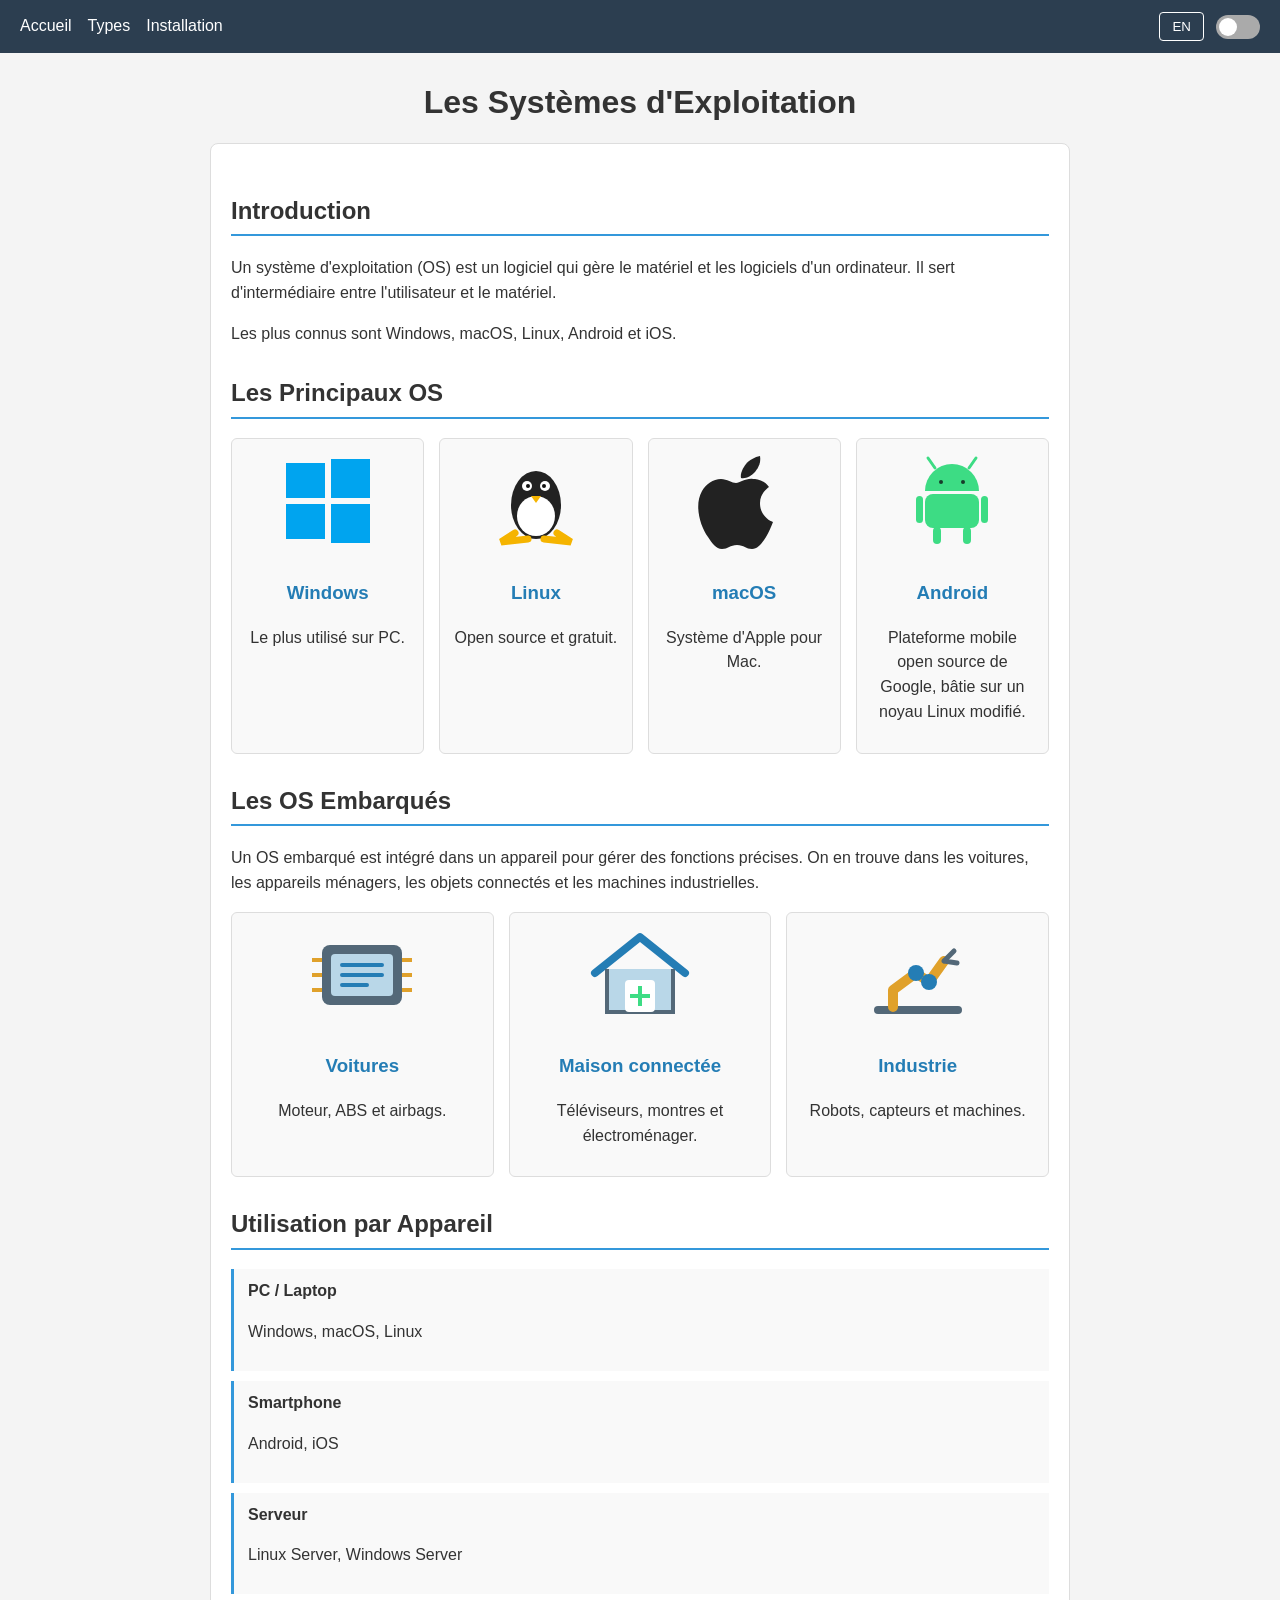
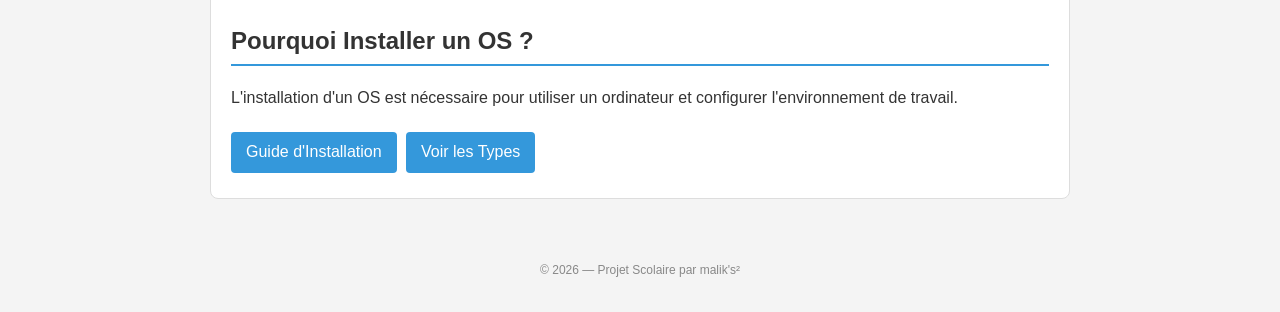
<file: index.html>
<!DOCTYPE html>
<html lang="fr">
<head>
  <meta charset="UTF-8">
  <meta name="viewport" content="width=device-width, initial-scale=1">

  <title>Systèmes d'exploitation</title>

  <link rel="stylesheet" href="style.css">
  <script src="jscript.js" defer></script>
</head>

<body>

<header>
  <nav aria-label="Navigation principale">
    <a href="index.html" data-fr="Accueil" data-en="Home">Accueil</a>
    <a href="types.html" data-fr="Types" data-en="Types">Types</a>
    <a href="installation.html" data-fr="Installation" data-en="Installation">Installation</a>
  </nav>

  <div class="controls">
    <button type="button" onclick="toggleLang()" id="langBtn">EN</button>

    <label class="switch" aria-label="Activer le mode sombre">
      <input type="checkbox" onchange="toggleDark()">
      <span class="slider"></span>
    </label>
  </div>
</header>

<main>
  <h1 data-fr="Les Systèmes d'Exploitation"
      data-en="Operating Systems">
    Les Systèmes d'Exploitation
  </h1>

  <section>

    <h2 data-fr="Introduction" data-en="Introduction">Introduction</h2>

    <p data-fr="Un système d'exploitation (OS) est un logiciel qui gère le matériel et les logiciels d'un ordinateur. Il sert d'intermédiaire entre l'utilisateur et le matériel."
       data-en="An operating system (OS) is software that manages a computer's hardware and software. It acts as an intermediary between the user and the hardware.">
      Un système d'exploitation (OS) est un logiciel qui gère le matériel et les logiciels d'un ordinateur. Il sert d'intermédiaire entre l'utilisateur et le matériel.
    </p>

    <p data-fr="Les plus connus sont Windows, macOS, Linux, Android et iOS."
       data-en="The best-known operating systems include Windows, macOS, Linux, Android, and iOS.">
      Les plus connus sont Windows, macOS, Linux, Android et iOS.
    </p>

    <h2 data-fr="Les Principaux OS" data-en="Main Operating Systems">
      Les Principaux OS
    </h2>

    <div class="os-grid">

      <article class="os-card">
        <img src="windows.svg" alt="Logo Windows">
        <h3>Windows</h3>
        <p data-fr="Le plus utilisé sur PC."
           data-en="Widely used on PCs.">
          Le plus utilisé sur PC.
        </p>
      </article>

      <article class="os-card">
        <img src="linux.svg" alt="Mascotte Linux Tux">
        <h3>Linux</h3>
        <p data-fr="Open source et gratuit."
           data-en="Open source and free.">
          Open source et gratuit.
        </p>
      </article>

      <article class="os-card">
        <img src="macos.svg" alt="Logo Apple">
        <h3>macOS</h3>
        <p data-fr="Système d'Apple pour Mac."
           data-en="Apple's operating system for Mac.">
          Système d'Apple pour Mac.
        </p>
      </article>

      <article class="os-card">
        <img src="android.svg" alt="Logo Android">
        <h3>Android</h3>
        <p data-fr="Plateforme mobile open source de Google, bâtie sur un noyau Linux modifié."
           data-en="Google's open-source mobile platform built on a modified Linux kernel.">
          Plateforme mobile open source de Google, bâtie sur un noyau Linux modifié.
        </p>
      </article>

    </div>

    <h2 data-fr="Les OS Embarqués"
        data-en="Embedded Operating Systems">
      Les OS Embarqués
    </h2>

    <p data-fr="Un OS embarqué est intégré dans un appareil pour gérer des fonctions précises. On en trouve dans les voitures, les appareils ménagers, les objets connectés et les machines industrielles."
       data-en="An embedded OS is built into a device to manage specific functions. It can be found in cars, home appliances, connected devices, and industrial machines.">
      Un OS embarqué est intégré dans un appareil pour gérer des fonctions précises. On en trouve dans les voitures, les appareils ménagers, les objets connectés et les machines industrielles.
    </p>

    <div class="os-grid">

      <article class="os-card">
        <img src="car-ecu.svg" alt="Système électronique d'une voiture">
        <h3 data-fr="Voitures" data-en="Cars">Voitures</h3>
        <p data-fr="Moteur, ABS et airbags."
           data-en="Engine, ABS, and airbags.">
          Moteur, ABS et airbags.
        </p>
      </article>

      <article class="os-card">
        <img src="smart-home.svg" alt="Appareil connecté">
        <h3 data-fr="Maison connectée" data-en="Smart home">
          Maison connectée
        </h3>
        <p data-fr="Téléviseurs, montres et électroménager."
           data-en="TVs, watches, and appliances.">
          Téléviseurs, montres et électroménager.
        </p>
      </article>

      <article class="os-card">
        <img src="robot.svg" alt="Bras robotisé industriel">
        <h3 data-fr="Industrie" data-en="Industry">Industrie</h3>
        <p data-fr="Robots, capteurs et machines."
           data-en="Robots, sensors, and machines.">
          Robots, capteurs et machines.
        </p>
      </article>

    </div>

    <h2 data-fr="Utilisation par Appareil"
        data-en="Usage by Device">
      Utilisation par Appareil
    </h2>

    <div class="device-box">
      <strong data-fr="PC / Laptop" data-en="PC / Laptop">PC / Laptop</strong>
      <p>Windows, macOS, Linux</p>
    </div>

    <div class="device-box">
      <strong data-fr="Smartphone" data-en="Smartphone">Smartphone</strong>
      <p>Android, iOS</p>
    </div>

    <div class="device-box">
      <strong data-fr="Serveur" data-en="Server">Serveur</strong>
      <p>Linux Server, Windows Server</p>
    </div>

    <h2 data-fr="Pourquoi Installer un OS ?"
        data-en="Why Install an OS?">
      Pourquoi Installer un OS ?
    </h2>

    <p data-fr="L'installation d'un OS est nécessaire pour utiliser un ordinateur et configurer l'environnement de travail."
       data-en="An operating system is needed to use a computer and configure its working environment.">
      L'installation d'un OS est nécessaire pour utiliser un ordinateur et configurer l'environnement de travail.
    </p>

    <a href="installation.html" class="btn"
       data-fr="Guide d'Installation"
       data-en="Installation Guide">
      Guide d'Installation
    </a>

    <a href="types.html" class="btn"
       data-fr="Voir les Types"
       data-en="See Types">
      Voir les Types
    </a>

  </section>
</main>

<footer>
  <p data-fr="© 2026 — Projet Scolaire par malik's²"
     data-en="© 2026 — School Project by malik's²">
    © 2026 — Projet Scolaire par malik's²
  </p>
</footer>

</body>
</html>
</file>
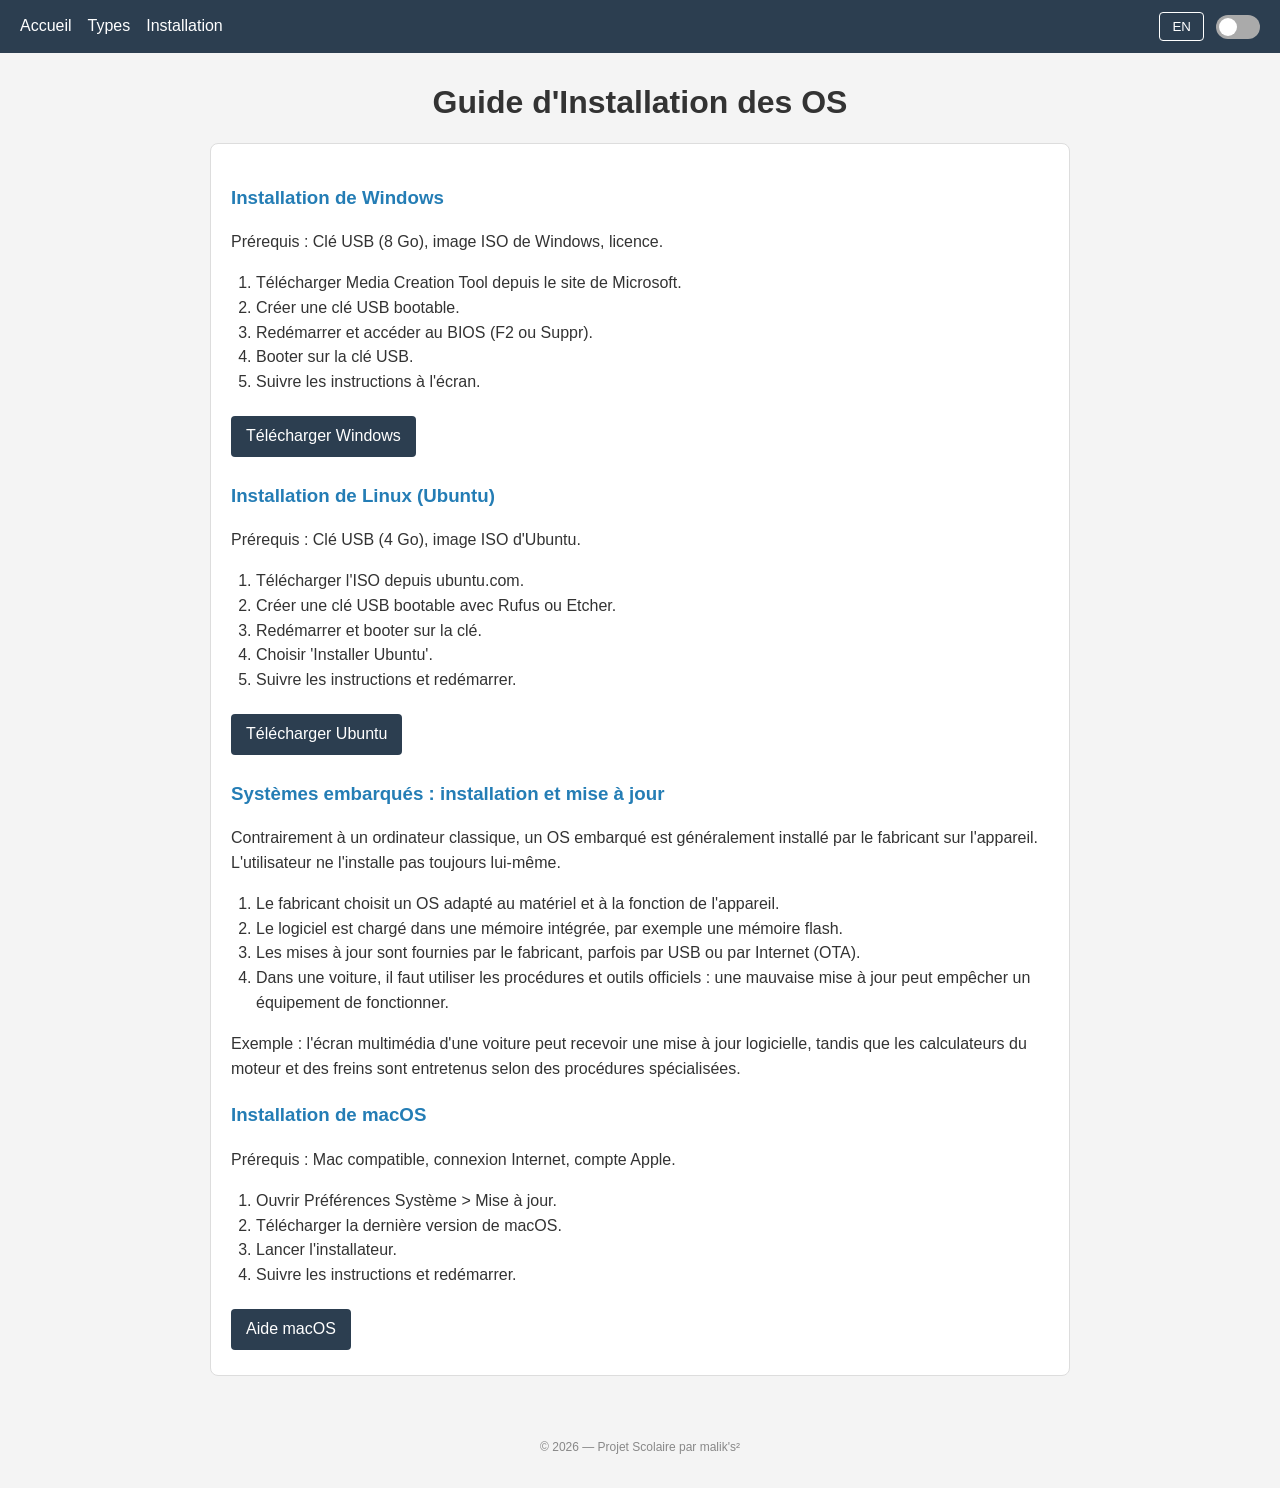
<file: installation.html>
<!DOCTYPE html>
<html lang="fr">
<head>
  <meta charset="UTF-8">
  <meta name="viewport" content="width=device-width, initial-scale=1">
  <title>Installation des OS</title>
  <link rel="stylesheet" href="style.css">
  <script src="jscript.js" defer></script>
</head>
<body>
<header>
  <nav aria-label="Navigation principale">
    <a href="index.html" data-fr="Accueil" data-en="Home">Accueil</a>
    <a href="types.html" data-fr="Types" data-en="Types">Types</a>
    <a href="installation.html" data-fr="Installation" data-en="Installation">Installation</a>
  </nav>
  <div class="controls">
    <button type="button" onclick="toggleLang()" id="langBtn">EN</button>
    <label class="switch" aria-label="Activer le mode sombre"><input type="checkbox" onchange="toggleDark()"><span class="slider"></span></label>
  </div>
</header>
<main>
  <h1 data-fr="Guide d'Installation des OS" data-en="OS Installation Guide">Guide d'Installation des OS</h1>
  <section>
    <h3 data-fr="Installation de Windows" data-en="Installing Windows">Installation de Windows</h3>
    <p data-fr="Prérequis : Clé USB (8 Go), image ISO de Windows, licence." data-en="Prerequisites: USB drive (8 GB), Windows ISO image, and a license.">Prérequis : Clé USB (8 Go), image ISO de Windows, licence.</p>
    <ol>
      <li data-fr="Télécharger Media Creation Tool depuis le site de Microsoft." data-en="Download the Media Creation Tool from Microsoft's website.">Télécharger Media Creation Tool depuis le site de Microsoft.</li>
      <li data-fr="Créer une clé USB bootable." data-en="Create a bootable USB drive.">Créer une clé USB bootable.</li>
      <li data-fr="Redémarrer et accéder au BIOS (F2 ou Suppr)." data-en="Restart and enter the BIOS (F2 or Delete).">Redémarrer et accéder au BIOS (F2 ou Suppr).</li>
      <li data-fr="Booter sur la clé USB." data-en="Boot from the USB drive.">Booter sur la clé USB.</li>
      <li data-fr="Suivre les instructions à l'écran." data-en="Follow the on-screen instructions.">Suivre les instructions à l'écran.</li>
    </ol>
    <a href="https://www.microsoft.com/software-download/windows11" class="btn external" target="_blank" rel="noopener noreferrer" data-fr="Télécharger Windows" data-en="Download Windows">Télécharger Windows</a>
    <h3 data-fr="Installation de Linux (Ubuntu)" data-en="Installing Linux (Ubuntu)">Installation de Linux (Ubuntu)</h3>
    <p data-fr="Prérequis : Clé USB (4 Go), image ISO d'Ubuntu." data-en="Prerequisites: USB drive (4 GB) and Ubuntu ISO image.">Prérequis : Clé USB (4 Go), image ISO d'Ubuntu.</p>
    <ol>
      <li data-fr="Télécharger l'ISO depuis ubuntu.com." data-en="Download the ISO from ubuntu.com.">Télécharger l'ISO depuis ubuntu.com.</li>
      <li data-fr="Créer une clé USB bootable avec Rufus ou Etcher." data-en="Create a bootable USB drive with Rufus or Etcher.">Créer une clé USB bootable avec Rufus ou Etcher.</li>
      <li data-fr="Redémarrer et booter sur la clé." data-en="Restart and boot from the USB drive.">Redémarrer et booter sur la clé.</li>
      <li data-fr="Choisir 'Installer Ubuntu'." data-en="Choose 'Install Ubuntu'.">Choisir 'Installer Ubuntu'.</li>
      <li data-fr="Suivre les instructions et redémarrer." data-en="Follow the instructions and restart.">Suivre les instructions et redémarrer.</li>
    </ol>
    <a href="https://ubuntu.com/download/desktop" class="btn external" target="_blank" rel="noopener noreferrer" data-fr="Télécharger Ubuntu" data-en="Download Ubuntu">Télécharger Ubuntu</a>
    <h3 data-fr="Systèmes embarqués : installation et mise à jour" data-en="Embedded systems: installation and updates">Systèmes embarqués : installation et mise à jour</h3>
    <p data-fr="Contrairement à un ordinateur classique, un OS embarqué est généralement installé par le fabricant sur l'appareil. L'utilisateur ne l'installe pas toujours lui-même."
       data-en="Unlike a regular computer, an embedded OS is usually installed on the device by its manufacturer. The user does not always install it personally.">Contrairement à un ordinateur classique, un OS embarqué est généralement installé par le fabricant sur l'appareil. L'utilisateur ne l'installe pas toujours lui-même.</p>
    <ol>
      <li data-fr="Le fabricant choisit un OS adapté au matériel et à la fonction de l'appareil." data-en="The manufacturer chooses an OS suited to the device's hardware and purpose.">Le fabricant choisit un OS adapté au matériel et à la fonction de l'appareil.</li>
      <li data-fr="Le logiciel est chargé dans une mémoire intégrée, par exemple une mémoire flash." data-en="The software is loaded into built-in memory, such as flash memory.">Le logiciel est chargé dans une mémoire intégrée, par exemple une mémoire flash.</li>
      <li data-fr="Les mises à jour sont fournies par le fabricant, parfois par USB ou par Internet (OTA)." data-en="Updates are provided by the manufacturer, sometimes by USB or over the internet (OTA).">Les mises à jour sont fournies par le fabricant, parfois par USB ou par Internet (OTA).</li>
      <li data-fr="Dans une voiture, il faut utiliser les procédures et outils officiels : une mauvaise mise à jour peut empêcher un équipement de fonctionner." data-en="In a car, official procedures and tools must be used: an incorrect update can stop equipment from working.">Dans une voiture, il faut utiliser les procédures et outils officiels : une mauvaise mise à jour peut empêcher un équipement de fonctionner.</li>
    </ol>
    <p data-fr="Exemple : l'écran multimédia d'une voiture peut recevoir une mise à jour logicielle, tandis que les calculateurs du moteur et des freins sont entretenus selon des procédures spécialisées."
       data-en="Example: a car's infotainment screen may receive a software update, while engine and brake control units are serviced using specialized procedures.">Exemple : l'écran multimédia d'une voiture peut recevoir une mise à jour logicielle, tandis que les calculateurs du moteur et des freins sont entretenus selon des procédures spécialisées.</p>
    <h3 data-fr="Installation de macOS" data-en="Installing macOS">Installation de macOS</h3>
    <p data-fr="Prérequis : Mac compatible, connexion Internet, compte Apple." data-en="Prerequisites: Compatible Mac, Internet connection, and Apple account.">Prérequis : Mac compatible, connexion Internet, compte Apple.</p>
    <ol>
      <li data-fr="Ouvrir Préférences Système > Mise à jour." data-en="Open System Settings > Software Update.">Ouvrir Préférences Système > Mise à jour.</li>
      <li data-fr="Télécharger la dernière version de macOS." data-en="Download the latest version of macOS.">Télécharger la dernière version de macOS.</li>
      <li data-fr="Lancer l'installateur." data-en="Run the installer.">Lancer l'installateur.</li>
      <li data-fr="Suivre les instructions et redémarrer." data-en="Follow the instructions and restart.">Suivre les instructions et redémarrer.</li>
    </ol>
    <a href="https://support.apple.com/macos" class="btn external" target="_blank" rel="noopener noreferrer" data-fr="Aide macOS" data-en="macOS Support">Aide macOS</a>
  </section>
</main>
<footer><p data-fr="© 2026 — Projet Scolaire par malik's²" data-en="© 2026 — School Project BY MALIK'S²">© 2026 — Projet Scolaire par malik's² </p></footer>
</body>
</html>
</file>
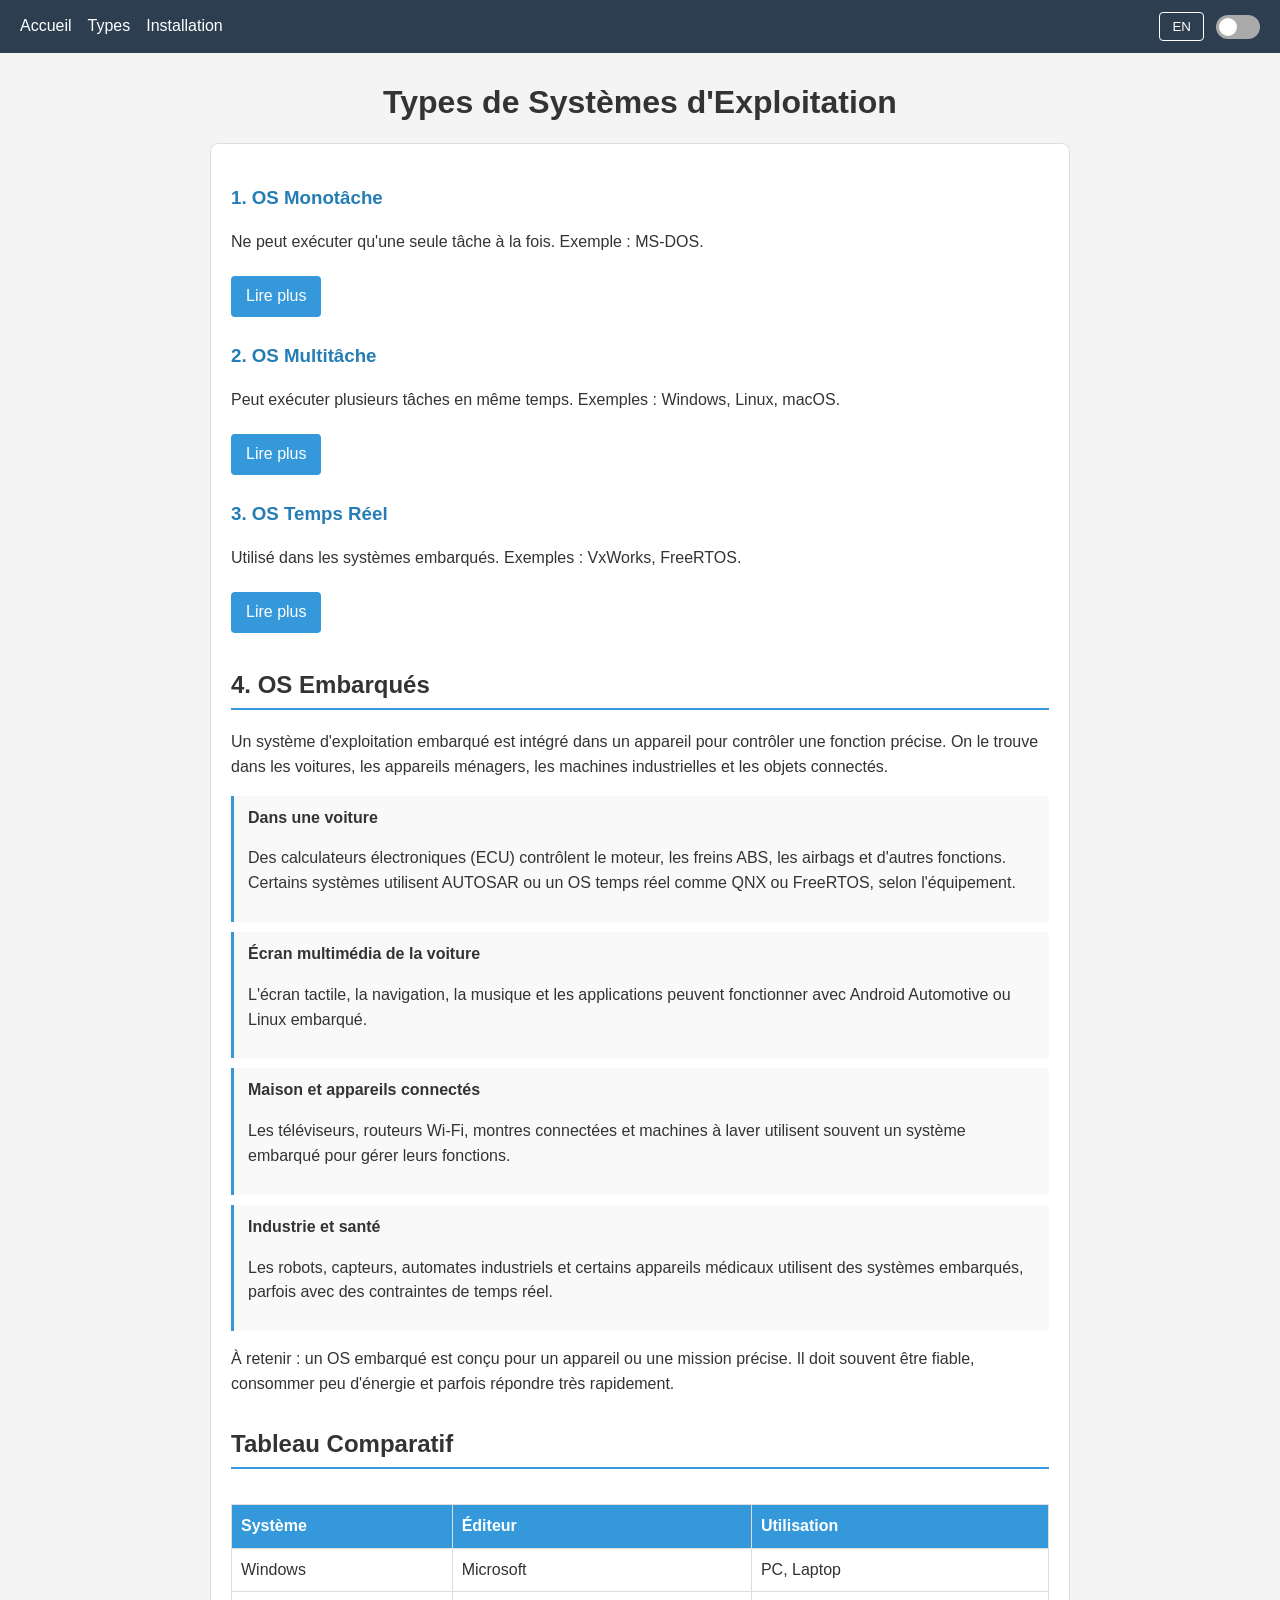
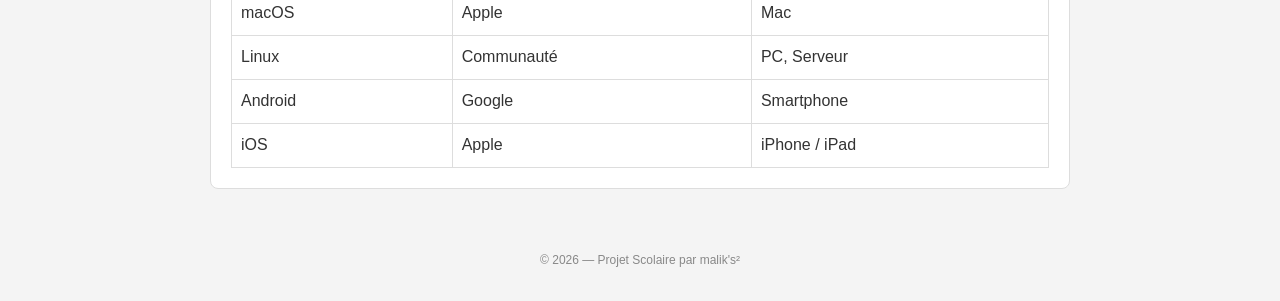
<file: types.html>
<!DOCTYPE html>
<html lang="fr">
<head>
  <meta charset="UTF-8">
  <meta name="viewport" content="width=device-width, initial-scale=1">
  <title>Types d'OS</title>
  <link rel="stylesheet" href="style.css">
  <script src="jscript.js" defer></script>
</head>
<body>
<header>
  <nav aria-label="Navigation principale">
    <a href="index.html" data-fr="Accueil" data-en="Home">Accueil</a>
    <a href="types.html" data-fr="Types" data-en="Types">Types</a>
    <a href="installation.html" data-fr="Installation" data-en="Installation">Installation</a>
  </nav>
  <div class="controls">
    <button type="button" onclick="toggleLang()" id="langBtn">EN</button>
    <label class="switch" aria-label="Activer le mode sombre"><input type="checkbox" onchange="toggleDark()"><span class="slider"></span></label>
  </div>
</header>
<main>
  <h1 data-fr="Types de Systèmes d'Exploitation" data-en="Types of Operating Systems">Types de Systèmes d'Exploitation</h1>
  <section>
    <h3 data-fr="1. OS Monotâche" data-en="1. Single-task OS">1. OS Monotâche</h3>
    <p data-fr="Ne peut exécuter qu'une seule tâche à la fois. Exemple : MS-DOS." data-en="Can only run one task at a time. Example: MS-DOS.">Ne peut exécuter qu'une seule tâche à la fois. Exemple : MS-DOS.</p>
    <button class="btn" type="button" onclick="toggleExtra('e1')" data-fr="Lire plus" data-en="Read more">Lire plus</button>
    <div class="extra" id="e1"><p data-fr="Les OS monotâches étaient courants dans les années 80. MS-DOS est l'exemple le plus connu." data-en="Single-task operating systems were common in the 1980s. MS-DOS is a well-known example.">Les OS monotâches étaient courants dans les années 80. MS-DOS est l'exemple le plus connu.</p></div>
    <h3 data-fr="2. OS Multitâche" data-en="2. Multi-task OS">2. OS Multitâche</h3>
    <p data-fr="Peut exécuter plusieurs tâches en même temps. Exemples : Windows, Linux, macOS." data-en="Can run multiple tasks at the same time. Examples: Windows, Linux, macOS.">Peut exécuter plusieurs tâches en même temps. Exemples : Windows, Linux, macOS.</p>
    <button class="btn" type="button" onclick="toggleExtra('e2')" data-fr="Lire plus" data-en="Read more">Lire plus</button>
    <div class="extra" id="e2"><p data-fr="Les OS modernes utilisent la gestion du temps processeur pour exécuter plusieurs applications." data-en="Modern operating systems manage CPU time to run multiple applications.">Les OS modernes utilisent la gestion du temps processeur pour exécuter plusieurs applications.</p></div>
    <h3 data-fr="3. OS Temps Réel" data-en="3. Real-time OS">3. OS Temps Réel</h3>
    <p data-fr="Utilisé dans les systèmes embarqués. Exemples : VxWorks, FreeRTOS." data-en="Used in embedded systems. Examples: VxWorks, FreeRTOS.">Utilisé dans les systèmes embarqués. Exemples : VxWorks, FreeRTOS.</p>
    <button class="btn" type="button" onclick="toggleExtra('e3')" data-fr="Lire plus" data-en="Read more">Lire plus</button>
    <div class="extra" id="e3"><p data-fr="Garantissent un temps de réponse précis. Utilisés dans l'aérospatiale et l'automobile." data-en="They provide predictable response times and are used in aerospace and automotive systems.">Garantissent un temps de réponse précis. Utilisés dans l'aérospatiale et l'automobile.</p></div>
    <h2 data-fr="4. OS Embarqués" data-en="4. Embedded Operating Systems">4. OS Embarqués</h2>
    <p data-fr="Un système d'exploitation embarqué est intégré dans un appareil pour contrôler une fonction précise. On le trouve dans les voitures, les appareils ménagers, les machines industrielles et les objets connectés."
       data-en="An embedded operating system is built into a device to control specific functions. It can be found in cars, home appliances, industrial machines, and connected devices.">Un système d'exploitation embarqué est intégré dans un appareil pour contrôler une fonction précise. On le trouve dans les voitures, les appareils ménagers, les machines industrielles et les objets connectés.</p>
    <div class="device-box">
      <strong data-fr="Dans une voiture" data-en="In a car">Dans une voiture</strong>
      <p data-fr="Des calculateurs électroniques (ECU) contrôlent le moteur, les freins ABS, les airbags et d'autres fonctions. Certains systèmes utilisent AUTOSAR ou un OS temps réel comme QNX ou FreeRTOS, selon l'équipement."
         data-en="Electronic control units (ECUs) manage the engine, ABS brakes, airbags, and other functions. Depending on the component, they may use AUTOSAR or a real-time OS such as QNX or FreeRTOS.">Des calculateurs électroniques (ECU) contrôlent le moteur, les freins ABS, les airbags et d'autres fonctions. Certains systèmes utilisent AUTOSAR ou un OS temps réel comme QNX ou FreeRTOS, selon l'équipement.</p>
    </div>
    <div class="device-box">
      <strong data-fr="Écran multimédia de la voiture" data-en="Car infotainment screen">Écran multimédia de la voiture</strong>
      <p data-fr="L'écran tactile, la navigation, la musique et les applications peuvent fonctionner avec Android Automotive ou Linux embarqué."
         data-en="The touchscreen, navigation, music, and apps may run on Android Automotive or embedded Linux.">L'écran tactile, la navigation, la musique et les applications peuvent fonctionner avec Android Automotive ou Linux embarqué.</p>
    </div>
    <div class="device-box">
      <strong data-fr="Maison et appareils connectés" data-en="Smart home and connected devices">Maison et appareils connectés</strong>
      <p data-fr="Les téléviseurs, routeurs Wi-Fi, montres connectées et machines à laver utilisent souvent un système embarqué pour gérer leurs fonctions."
         data-en="TVs, Wi-Fi routers, smartwatches, and washing machines often use embedded software or an embedded OS to manage their functions.">Les téléviseurs, routeurs Wi-Fi, montres connectées et machines à laver utilisent souvent un système embarqué pour gérer leurs fonctions.</p>
    </div>
    <div class="device-box">
      <strong data-fr="Industrie et santé" data-en="Industry and healthcare">Industrie et santé</strong>
      <p data-fr="Les robots, capteurs, automates industriels et certains appareils médicaux utilisent des systèmes embarqués, parfois avec des contraintes de temps réel."
         data-en="Robots, sensors, industrial controllers, and some medical devices use embedded systems, sometimes with real-time requirements.">Les robots, capteurs, automates industriels et certains appareils médicaux utilisent des systèmes embarqués, parfois avec des contraintes de temps réel.</p>
    </div>
    <p data-fr="À retenir : un OS embarqué est conçu pour un appareil ou une mission précise. Il doit souvent être fiable, consommer peu d'énergie et parfois répondre très rapidement."
       data-en="Remember: an embedded OS is designed for a specific device or task. It often needs to be reliable, energy-efficient, and sometimes respond very quickly.">À retenir : un OS embarqué est conçu pour un appareil ou une mission précise. Il doit souvent être fiable, consommer peu d'énergie et parfois répondre très rapidement.</p>

    <h2 data-fr="Tableau Comparatif" data-en="Comparison Table">Tableau Comparatif</h2>
    <div class="table-wrap"><table>
      <thead><tr><th data-fr="Système" data-en="System">Système</th><th data-fr="Éditeur" data-en="Developer">Éditeur</th><th data-fr="Utilisation" data-en="Usage">Utilisation</th></tr></thead>
      <tbody>
        <tr><td>Windows</td><td>Microsoft</td><td>PC, Laptop</td></tr>
        <tr><td>macOS</td><td>Apple</td><td>Mac</td></tr>
        <tr><td>Linux</td><td data-fr="Communauté" data-en="Community">Communauté</td><td data-fr="PC, Serveur" data-en="PC, Server">PC, Serveur</td></tr>
        <tr><td>Android</td><td>Google</td><td>Smartphone</td></tr>
        <tr><td>iOS</td><td>Apple</td><td>iPhone / iPad</td></tr>
      </tbody>
    </table></div>
  </section>
</main>
<footer><p data-fr="© 2026 — Projet Scolaire par malik's²" data-en="© 2026 — School by malik's²">© 2026 — Projet Scolaire par malik's²</p></footer>
</body>
</html>
</file>
<file: style.css>
* { box-sizing: border-box; }
body {
  font-family: Arial, sans-serif;
  background: #f4f4f4;
  color: #333;
  margin: 0;
  line-height: 1.55;
}
body.dark { background: #1a1a2e; color: #eee; }
header {
  background: #2c3e50;
  padding: 12px 20px;
  display: flex;
  justify-content: space-between;
  align-items: center;
  gap: 16px;
  flex-wrap: wrap;
}
body.dark header { background: #16213e; }
nav { display: flex; gap: 16px; flex-wrap: wrap; }
nav a { color: white; text-decoration: none; }
nav a:hover, nav a:focus { text-decoration: underline; }
.controls { display: flex; gap: 12px; align-items: center; }
.controls button {
  background: transparent; border: 1px solid white; color: white;
  padding: 6px 12px; cursor: pointer; border-radius: 4px;
}
.switch { position: relative; display: inline-block; width: 44px; height: 24px; }
.switch input { opacity: 0; width: 0; height: 0; }
.slider {
  position: absolute; cursor: pointer; inset: 0;
  background: #aaa; border-radius: 24px; transition: .25s;
}
.slider:before {
  content: ""; position: absolute; height: 18px; width: 18px;
  left: 3px; bottom: 3px; background: white; border-radius: 50%; transition: .25s;
}
.switch input:checked + .slider { background: #3498db; }
.switch input:checked + .slider:before { transform: translateX(20px); }
main { max-width: 900px; margin: 30px auto; padding: 0 20px; min-height: 65vh; }
h1 { text-align: center; line-height: 1.2; }
h2 { border-bottom: 2px solid #3498db; padding-bottom: 5px; margin-top: 28px; }
body.dark h2 { border-color: #4a90d9; }
h3 { color: #247db5; }
body.dark h3 { color: #7ec8e3; }
section {
  background: white; padding: 20px; margin: 18px 0;
  border: 1px solid #ddd; border-radius: 8px;
}
body.dark section { background: #16213e; border-color: #333; }
.os-grid { display: grid; grid-template-columns: repeat(auto-fit, minmax(150px, 1fr)); gap: 15px; margin-top: 15px; }
.os-card { background: #f9f9f9; padding: 12px; border: 1px solid #ddd; text-align: center; border-radius: 6px; }
body.dark .os-card { background: #0f1a2e; border-color: #333; }
.os-card img { width: 100%; height: 100px; object-fit: contain; }
.device-box { background: #f9f9f9; padding: 10px 14px; margin: 10px 0; border-left: 3px solid #3498db; }
body.dark .device-box { background: #0f1a2e; border-color: #4a90d9; }
a.btn, button.btn {
  display: inline-block; background: #3498db; color: white;
  padding: 8px 15px; text-decoration: none; margin: 5px 5px 5px 0;
  border: 0; border-radius: 4px; cursor: pointer; font: inherit;
}
a.btn:hover, button.btn:hover { background: #247db5; }
a.external { background: #2c3e50; }
.extra { display: none; margin-top: 10px; padding: 10px; background: #f1f6fa; border-left: 3px solid #3498db; }
body.dark .extra { background: #0f1a2e; }
.table-wrap { overflow-x: auto; }
table { width: 100%; border-collapse: collapse; margin-top: 15px; }
th, td { border: 1px solid #ddd; padding: 9px; text-align: left; }
body.dark th, body.dark td { border-color: #444; }
th { background: #3498db; color: white; }
body.dark th { background: #4a90d9; }
ol { padding-left: 25px; }
footer { text-align: center; padding: 20px; font-size: 12px; color: #888; }
@media (max-width: 520px) {
  header { padding: 12px; }
  main { margin: 20px auto; padding: 0 12px; }
  section { padding: 14px; }
}
</file>
